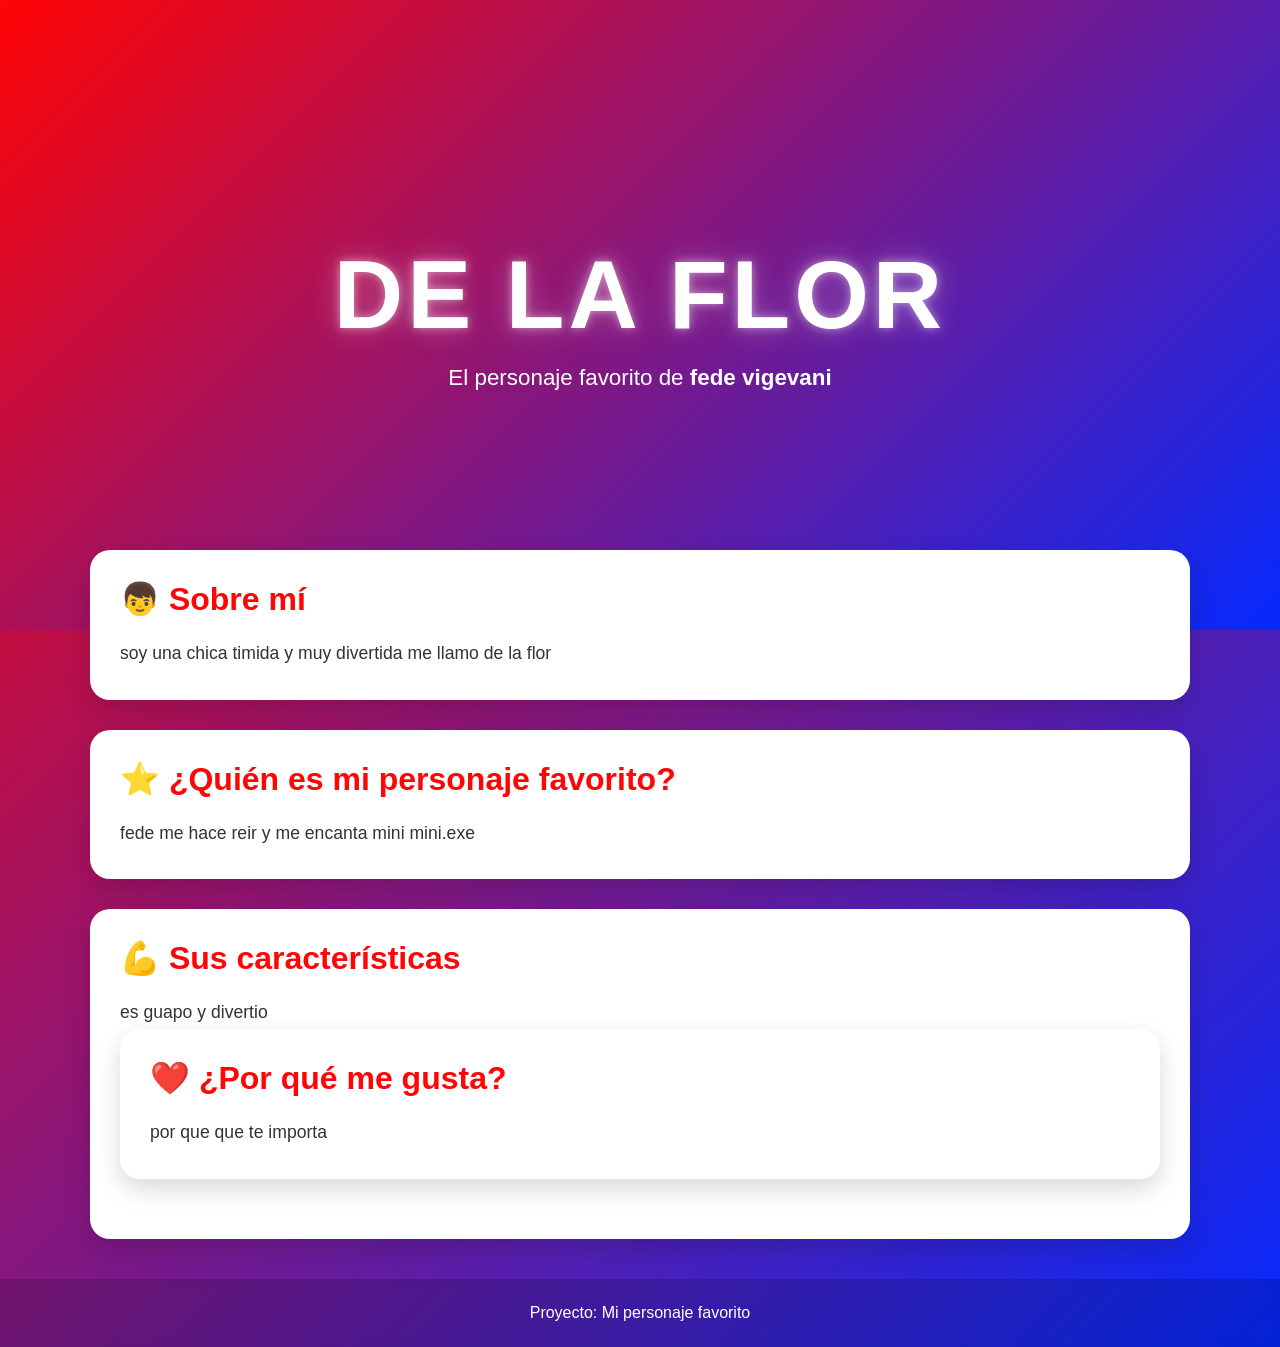
<file: docs/personajeFavorito/index.html>
<!DOCTYPE html>
<html lang="es">

<head>
    <meta charset="UTF-8">
    <meta name="viewport" content="width=device-width, initial-scale=1.0">
    <title>[Nombre del Personaje]</title>
    <link rel="stylesheet" href="style.css">
</head>

<body>

    <header class="hero">
        <div class="hero-content">
            <h1>de la flor </h1>
            <p>El personaje favorito de <strong>fede vigevani </strong></p>
        </div>
    </header>

    <main>

        <section class="card">
            <h2>👦 Sobre mí</h2>
        

            <p>
                soy una chica timida y muy divertida me llamo de la flor
                
                
            </p>
        </section>

        <section class="card">
            <h2>⭐ ¿Quién es mi personaje favorito?</h2>
            

            <p>
            fede me hace reir y me encanta mini mini.exe
            
            </p>
        </section>

        <section class="card">
            <h2>💪 Sus características</h2>
            

            <p>
                es guapo y divertio 
            </p
        </section>

        <section class="card">
            <h2>❤️ ¿Por qué me gusta?</h2>
            

            <p>
                por que que  te importa
            
            </p>
        </section>

    </main>

    <footer>
        <p>Proyecto: Mi personaje favorito</p>
    </footer>

</body>

</html>
</file>
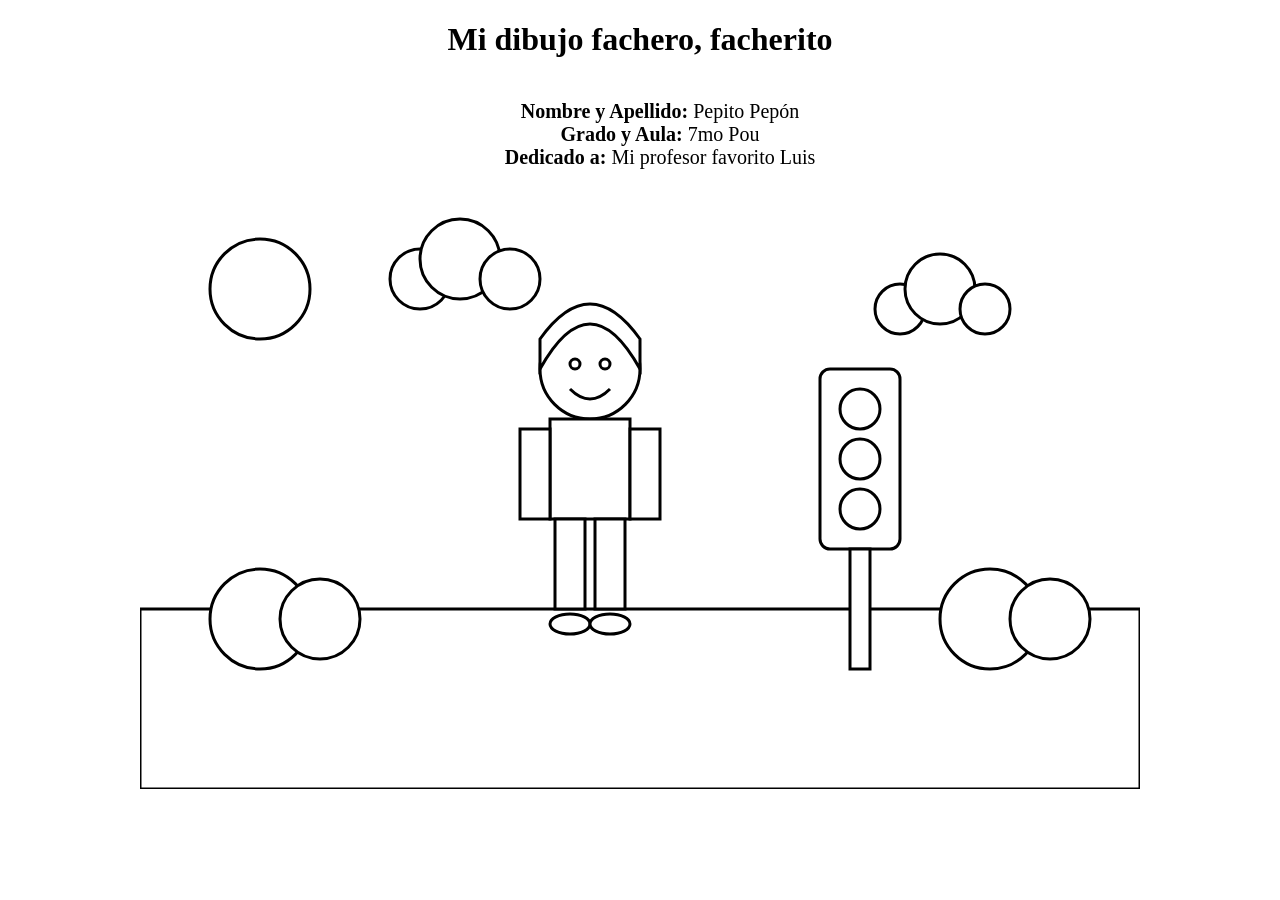
<file: docs/semaforoRGB/index.html>
<!DOCTYPE html>
<html lang="es">
<head>
    <meta charset="UTF-8">
    <title>Dibujo para colorear</title>
    <link rel="stylesheet" href="estilos.css">
</head>
<body>
<h1>Mi dibujo fachero, facherito</h1>
<ul>
  <li><strong>Nombre y Apellido:</strong> Pepito Pepón</li>
  <li><strong>Grado y Aula:</strong> 7mo Pou</li>
  <li><strong>Dedicado a:</strong> Mi profesor favorito Luis</li>
</ul>
<svg viewBox="0 0 1000 600" class="dibujo cielo">

    <!-- Sol -->
    <circle class="sol" cx="120" cy="100" r="50"/>

    <!-- Nubes -->
    <g class="nube">
        <circle class="nube-cuerpo" cx="280" cy="90" r="30"/>
        <circle class="nube-cuerpo" cx="320" cy="70" r="40"/>
        <circle class="nube-cuerpo" cx="370" cy="90" r="30"/>
    </g>

    <g class="nube">
        <circle class="nube-cuerpo" cx="760" cy="120" r="25"/>
        <circle class="nube-cuerpo" cx="800" cy="100" r="35"/>
        <circle class="nube-cuerpo" cx="845" cy="120" r="25"/>
    </g>

    <!-- Césped -->
    <rect class="cesped" x="0" y="420" width="1000" height="180"/>

    <!-- Arbustos -->
    <circle class="arbusto" cx="120" cy="430" r="50"/>
    <circle class="arbusto" cx="180" cy="430" r="40"/>

    <circle class="arbusto" cx="850" cy="430" r="50"/>
    <circle class="arbusto" cx="910" cy="430" r="40"/>

    <!-- Semáforo -->
    <g class="semaforo">

        <rect class="cuerpo-semaforo"
              x="680"
              y="180"
              width="80"
              height="180"
              rx="10"/>

        <circle class="luz-roja"
                cx="720"
                cy="220"
                r="20"/>

        <circle class="luz-amarilla"
                cx="720"
                cy="270"
                r="20"/>

        <circle class="luz-verde"
                cx="720"
                cy="320"
                r="20"/>

        <rect class="palo-semaforo"
              x="710"
              y="360"
              width="20"
              height="120"/>

    </g>

    <!-- Persona -->

    <!-- Cabeza -->
    <circle class="piel"
            cx="450"
            cy="180"
            r="50"/>

    <!-- Cabello -->
    <path class="cabello"
          d="M400 180
             Q450 90 500 180
             L500 150
             Q450 80 400 150 Z"/>

    <!-- Ojos -->
    <circle class="ojo"
            cx="435"
            cy="175"
            r="5"/>

    <circle class="ojo"
            cx="465"
            cy="175"
            r="5"/>

    <!-- Sonrisa -->
    <path class="boca"
          d="M430 200 Q450 220 470 200"/>

    <!-- Polo -->
    <rect class="polo"
          x="410"
          y="230"
          width="80"
          height="100"/>

    <!-- Brazos -->
    <rect class="piel"
          x="380"
          y="240"
          width="30"
          height="90"/>

    <rect class="piel"
          x="490"
          y="240"
          width="30"
          height="90"/>

    <!-- Pantalón -->
    <rect class="pantalon"
          x="415"
          y="330"
          width="30"
          height="90"/>

    <rect class="pantalon"
          x="455"
          y="330"
          width="30"
          height="90"/>

    <!-- Zapatos -->
    <ellipse class="zapato"
             cx="430"
             cy="435"
             rx="20"
             ry="10"/>

    <ellipse class="zapato"
             cx="470"
             cy="435"
             rx="20"
             ry="10"/>

</svg>

</body>
</html>
</file>
<file: docs/personajeFavorito/style.css>
/*======================================
  PALETA DE COLORES
======================================*/
:root {
    --color-primario: #ff0505;
    --color-secundario: #052afd;
}

/*======================================
  CONFIGURACIÓN GENERAL
======================================*/
* {
    margin: 0;
    padding: 0;
    box-sizing: border-box;
}

body {
    font-family: "Segoe UI", Arial, sans-serif;

    background: linear-gradient(
        135deg,
        var(--color-primario),
        var(--color-secundario)
    );

    min-height: 100vh;
    color: #333;
}

/*======================================
  HERO
======================================*/
.hero {
    height: 70vh;

    display: flex;
    justify-content: center;
    align-items: center;

    text-align: center;

    background: linear-gradient(
        135deg,
        var(--color-primario),
        var(--color-secundario)
    );

    color: rgb(255, 255, 255);
}

.hero-content {
    animation: aparecer 1.5s ease;
}

.hero h1 {
    font-size: clamp(3rem, 8vw, 6rem);
    letter-spacing: 4px;
    text-transform: uppercase;

    text-shadow:
        0 0 10px rgba(255,255,255,.5),
        0 0 30px rgba(255,255,255,.3);

    animation: flotar 3s ease-in-out infinite;
}

.hero p {
    font-size: 1.4rem;
    margin-top: 15px;
}

/*======================================
  CONTENEDOR
======================================*/
main {
    width: 90%;
    max-width: 1100px;

    margin: -80px auto 40px;
}

/*======================================
  TARJETAS
======================================*/
.card {
    background: white;

    margin-bottom: 30px;
    padding: 30px;

    border-radius: 20px;

    box-shadow: 0 10px 25px rgba(0,0,0,.15);

    transition: .3s;
}

.card:hover {
    transform: translateY(-8px);
}

.card h2 {
    color: var(--color-primario);
    margin-bottom: 20px;
    font-size: 2rem;
}

.card img {
    width: 100%;
    max-width: 450px;

    display: block;
    margin: 20px auto;

    border-radius: 15px;

    transition: .4s;
}

.card img:hover {
    transform: scale(1.05);
}

.card p {
    font-size: 1.1rem;
    line-height: 1.8;
}

/*======================================
  FOOTER
======================================*/
footer {
    text-align: center;

    padding: 25px;

    color: white;

    background: rgba(0,0,0,.15);

    backdrop-filter: blur(5px);
}

/*======================================
  ANIMACIONES
======================================*/
@keyframes aparecer {
    from {
        opacity: 0;
        transform: translateY(40px);
    }

    to {
        opacity: 1;
        transform: translateY(0);
    }
}

@keyframes flotar {
    0% {
        transform: translateY(0);
    }

    50% {
        transform: translateY(-10px);
    }

    100% {
        transform: translateY(0);
    }
}

/*======================================
  RESPONSIVE
======================================*/
@media (max-width: 768px) {

    .hero {
        height: 55vh;
    }

    .hero p {
        font-size: 1rem;
    }

    .card {
        padding: 20px;
    }

    .card h2 {
        font-size: 1.5rem;
    }
}
</file>
<file: docs/semaforoRGB/estilos.css>
body{
    margin:0;
    display:flex;
    justify-content:center;
    background:white;
    flex-direction: column;
    align-items: center;

}
h1 {
  text-align: center;
}
ul {
  list-style-type: none;
  display: flex;
  flex-direction: column;
  align-items: center;
  font-size: 20px;
}
.dibujo{
    width:1000px;
}

.cielo,
.sol,
.nube-cuerpo,
.cesped,
.arbusto,
.cuerpo-semaforo,
.luz-roja,
.luz-amarilla,
.luz-verde,
.palo-semaforo,
.piel,
.cabello,
.ojo,
.polo,
.pantalon,
.zapato{
    fill:white;
    stroke:black;
    stroke-width:3;
}
</file>
